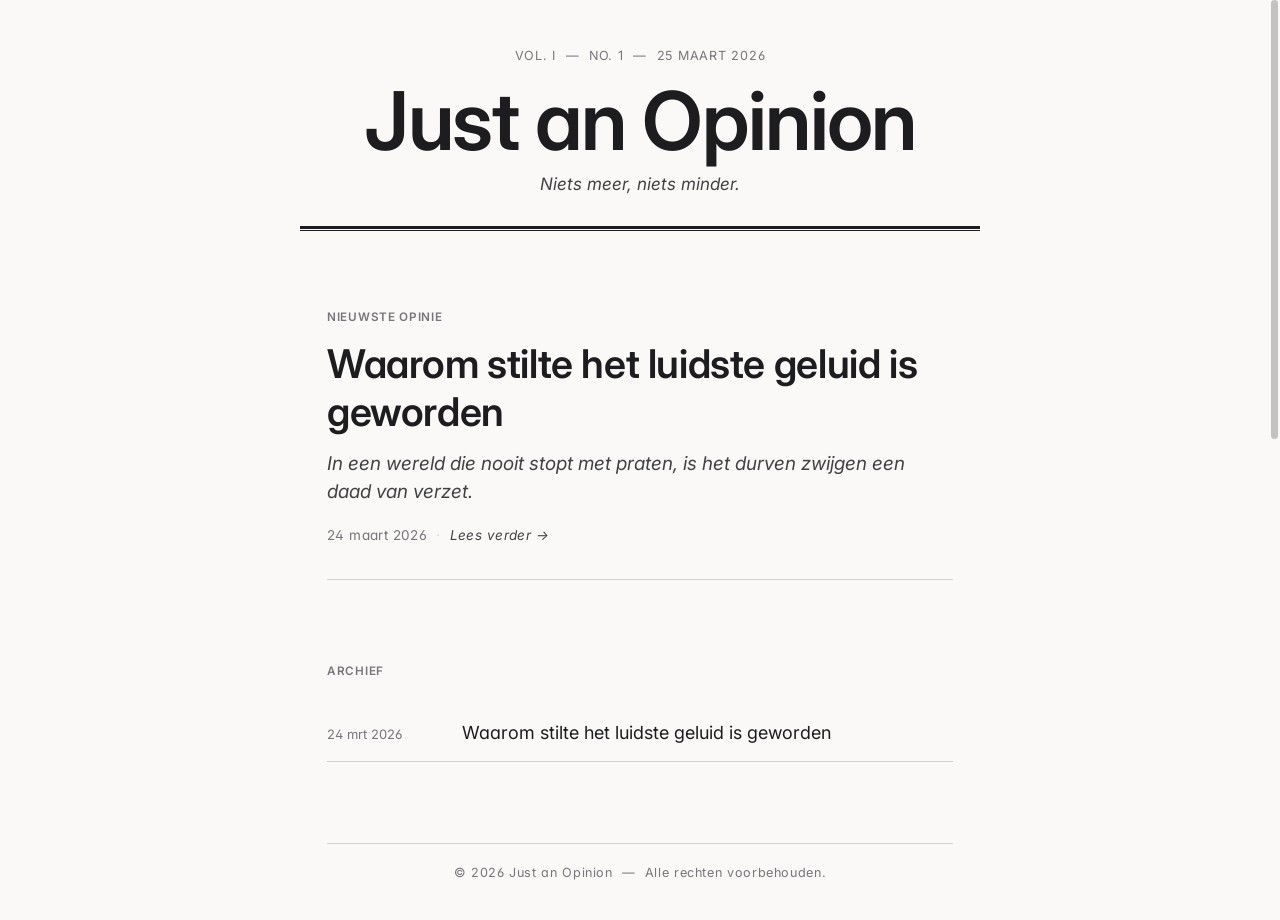
<file: index.html>
<!DOCTYPE html>
<html lang="nl">
<head>
  <meta charset="UTF-8" />
  <meta name="viewport" content="width=device-width, initial-scale=1.0" />
  <title>Just an Opinion</title>
  <link rel="stylesheet" href="style.css" />
  <script type="module" src="scrollThumbs.js"></script>
</head>
<body>

  <header class="masthead">
    <div class="masthead-inner">
      <p class="edition">Vol. I &nbsp;&mdash;&nbsp; No. 1 &nbsp;&mdash;&nbsp; 25 maart 2026</p>
      <h1 class="site-title">Just an Opinion</h1>
      <p class="tagline">Niets meer, niets minder.</p>
    </div>
    <div class="masthead-rule"></div>
  </header>

  <main class="container">

    <!-- Uitgelicht artikel (meest recent) -->
    <section class="featured">
      <a href="articles/stilte.html" class="featured-link">
        <p class="label">Nieuwste opinie</p>
        <h2 class="featured-title">Waarom stilte het luidste geluid is geworden</h2>
        <p class="featured-excerpt">
          In een wereld die nooit stopt met praten, is het durven zwijgen een daad van verzet.
        </p>
        <div class="article-meta">
          <span class="date">24 maart 2026</span>
          <span class="dot">&middot;</span>
          <span class="read-more">Lees verder &rarr;</span>
        </div>
      </a>
      <hr class="section-rule" />
    </section>

    <!-- Archief (voeg hier nieuwe artikelen toe) -->
    <section class="archive">
      <h3 class="archive-title">Archief</h3>
      <ul class="article-list">

        <li class="article-item">
          <a href="articles/stilte.html" class="article-item-link">
            <span class="item-date">24 mrt 2026</span>
            <span class="item-title">Waarom stilte het luidste geluid is geworden</span>
          </a>
        </li>

        <!-- Kopieer het blok hierboven om een nieuw artikel toe te voegen -->

      </ul>
    </section>

  </main>

  <footer class="site-footer">
    <div class="container">
      <hr />
      <p>&copy; 2026 Just an Opinion &nbsp;&mdash;&nbsp; Alle rechten voorbehouden.</p>
    </div>
  </footer>

</body>
</html>
</file>
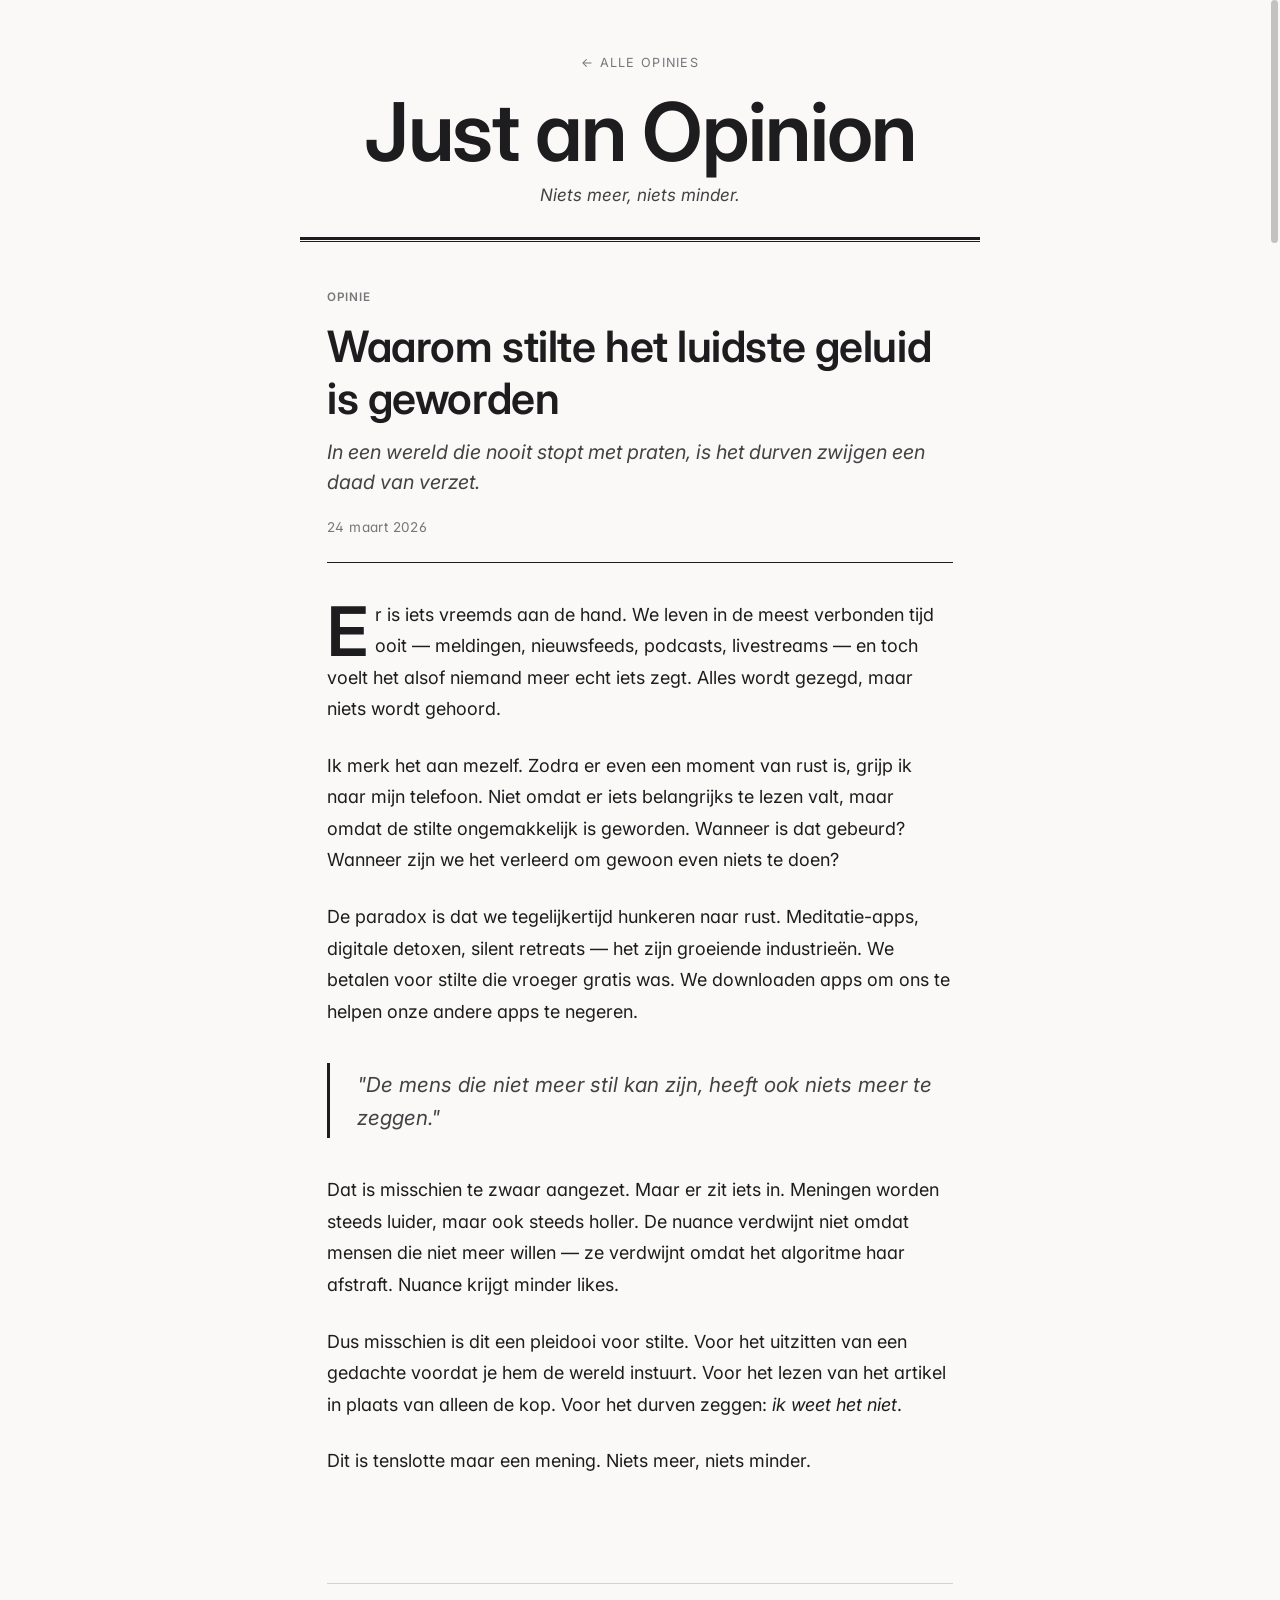
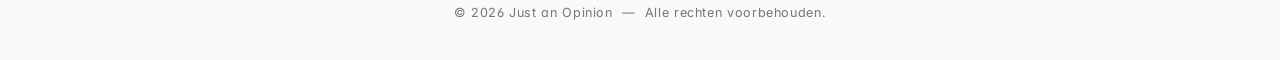
<file: articles/stilte.html>
<!DOCTYPE html>
<html lang="nl">
<head>
  <meta charset="UTF-8" />
  <meta name="viewport" content="width=device-width, initial-scale=1.0" />
  <title>Waarom stilte het luidste geluid is geworden — Just an Opinion</title>
  <link rel="stylesheet" href="../style.css" />
  <script type="module" src="../scrollThumbs.js"></script>
</head>
<body>

  <header class="masthead">
    <div class="masthead-inner">
      <a href="../index.html" class="back-link">&larr; Alle opinies</a>
      <h1 class="site-title"><a href="../index.html">Just an Opinion</a></h1>
      <p class="tagline">Niets meer, niets minder.</p>
    </div>
    <div class="masthead-rule"></div>
  </header>

  <main class="container">
    <article class="opinion">

      <header class="article-header">
        <p class="label">Opinie</p>
        <h2 class="article-title">Waarom stilte het luidste geluid is geworden</h2>
        <p class="article-subtitle">
          In een wereld die nooit stopt met praten, is het durven zwijgen een daad van verzet.
        </p>
        <div class="article-meta">
          <span class="date">24 maart 2026</span>
        </div>
        <hr class="article-divider" />
      </header>

      <div class="article-body">
        <p class="dropcap">
          Er is iets vreemds aan de hand. We leven in de meest verbonden tijd ooit — meldingen,
          nieuwsfeeds, podcasts, livestreams — en toch voelt het alsof niemand meer echt iets
          zegt. Alles wordt gezegd, maar niets wordt gehoord.
        </p>
        <p>
          Ik merk het aan mezelf. Zodra er even een moment van rust is, grijp ik naar mijn
          telefoon. Niet omdat er iets belangrijks te lezen valt, maar omdat de stilte ongemakkelijk
          is geworden. Wanneer is dat gebeurd? Wanneer zijn we het verleerd om gewoon even niets
          te doen?
        </p>
        <p>
          De paradox is dat we tegelijkertijd hunkeren naar rust. Meditatie-apps,
          digitale detoxen, silent retreats — het zijn groeiende industrieën. We betalen
          voor stilte die vroeger gratis was. We downloaden apps om ons te helpen onze
          andere apps te negeren.
        </p>
        <blockquote>
          "De mens die niet meer stil kan zijn, heeft ook niets meer te zeggen."
        </blockquote>
        <p>
          Dat is misschien te zwaar aangezet. Maar er zit iets in. Meningen worden steeds luider,
          maar ook steeds holler. De nuance verdwijnt niet omdat mensen die niet meer willen —
          ze verdwijnt omdat het algoritme haar afstraft. Nuance krijgt minder likes.
        </p>
        <p>
          Dus misschien is dit een pleidooi voor stilte. Voor het uitzitten van een gedachte
          voordat je hem de wereld instuurt. Voor het lezen van het artikel in plaats van
          alleen de kop. Voor het durven zeggen: <em>ik weet het niet</em>.
        </p>
        <p>
          Dit is tenslotte maar een mening. Niets meer, niets minder.
        </p>
      </div>

    </article>
  </main>

  <footer class="site-footer">
    <div class="container">
      <hr />
      <p>&copy; 2026 Just an Opinion &nbsp;&mdash;&nbsp; Alle rechten voorbehouden.</p>
    </div>
  </footer>

</body>
</html>
</file>
<file: style.css>
@import url("apple.css");

/* ─── Reset & Base ─────────────────────────────────────── */
*, *::before, *::after {
  box-sizing: border-box;
  margin: 0;
  padding: 0;
}

:root {
  --ink:      #1d1d1f;
  --soft:     #424245;
  --muted:    #76767b;
  --rule:     #d1d1d6;
  --bg:       #faf9f7;
  --serif:    var(--font-display);
  --sans:     var(--font-sans);
}

html {
  font-size: 18px;
  background: var(--bg);
  color: var(--ink);
}

body {
  font-family: var(--serif);
  line-height: 1.75;
  -webkit-font-smoothing: antialiased;
}

/* ─── Layout ────────────────────────────────────────────── */
.container {
  max-width: 680px;
  margin: 0 auto;
  padding: 0 1.5rem;
}

/* ─── Masthead ──────────────────────────────────────────── */
.masthead {
  text-align: center;
  padding: 2.5rem 1.5rem 0;
}

.masthead-inner {
  max-width: 680px;
  margin: 0 auto;
}

.edition {
  font-family: var(--sans);
  font-size: 0.7rem;
  letter-spacing: .06em;
  text-transform: uppercase;
  color: var(--muted);
  margin-bottom: 0.75rem;
}

.site-title {
  font-family: var(--serif);
  font-size: clamp(2.4rem, 8vw, 4.5rem);
  font-weight: 600;
  letter-spacing: -0.02em;
  line-height: 1;
  color: var(--ink);
  margin-bottom: 0.4rem;
}

.tagline {
  font-family: var(--serif);
  font-style: italic;
  font-size: 0.95rem;
  color: var(--soft);
  margin-bottom: 1.5rem;
}

.masthead-rule {
  border-top: 3px solid var(--ink);
  border-bottom: 1px solid var(--ink);
  height: 5px;
  max-width: 680px;
  margin: 0 auto 2.5rem;
}

/* ─── Article Header ────────────────────────────────────── */
.opinion {
  padding-bottom: 3rem;
}

.article-header {
  margin-bottom: 2rem;
}

.label {
  font-family: var(--sans);
  font-size: 0.65rem;
  font-weight: 600;
  letter-spacing: .06em;
  text-transform: uppercase;
  color: var(--muted);
  margin-bottom: 0.75rem;
}

.article-title {
  font-family: var(--serif);
  font-size: clamp(1.6rem, 5vw, 2.4rem);
  font-weight: 600;
  line-height: 1.2;
  letter-spacing: -0.01em;
  color: var(--ink);
  margin-bottom: 0.75rem;
}

.article-subtitle {
  font-family: var(--serif);
  font-style: italic;
  font-size: 1.1rem;
  color: var(--soft);
  line-height: 1.5;
  margin-bottom: 1rem;
}

.article-meta {
  font-family: var(--sans);
  font-size: 0.75rem;
  color: var(--muted);
  letter-spacing: 0.03em;
  display: flex;
  align-items: center;
  gap: 0.5rem;
}

.article-meta .author strong {
  color: var(--soft);
}

.dot {
  color: var(--rule);
}

.article-divider {
  border: none;
  border-top: 1px solid var(--ink);
  margin-top: 1.25rem;
}

/* ─── Article Body ──────────────────────────────────────── */
.article-body p {
  margin-bottom: 1.4rem;
  color: var(--ink);
  font-size: 1rem;
}

.article-body p.dropcap::first-letter {
  font-size: 3.8rem;
  font-weight: 600;
  line-height: 0.8;
  float: left;
  margin-right: 0.1em;
  margin-top: 0.08em;
  font-family: var(--serif);
  color: var(--ink);
}

.article-body blockquote {
  border-left: 3px solid var(--ink);
  margin: 2rem 0;
  padding: 0.25rem 0 0.25rem 1.5rem;
  font-style: italic;
  font-size: 1.15rem;
  color: var(--soft);
  line-height: 1.6;
}

.article-body em {
  font-style: italic;
}

/* ─── Footer ────────────────────────────────────────────── */
.site-footer {
  padding: 1.5rem 0 2rem;
  font-family: var(--sans);
  font-size: 0.7rem;
  color: var(--muted);
  text-align: center;
  letter-spacing: 0.05em;
}

.site-footer hr {
  border: none;
  border-top: 1px solid var(--rule);
  margin-bottom: 1rem;
  max-width: 680px;
  margin-left: auto;
  margin-right: auto;
}

/* ─── Navigation ────────────────────────────────────────── */
.back-link {
  display: inline-block;
  font-family: var(--sans);
  font-size: 0.7rem;
  letter-spacing: 0.1em;
  text-transform: uppercase;
  color: var(--muted);
  text-decoration: none;
  margin-bottom: 1rem;
}

.back-link:hover {
  color: var(--ink);
}

.site-title a {
  color: inherit;
  text-decoration: none;
}

/* ─── Featured Article ──────────────────────────────────── */
.featured {
  margin-bottom: 2.5rem;
}

.featured-link {
  display: block;
  text-decoration: none;
  color: inherit;
  padding: 1.75rem 0;
}

.featured-link:hover .featured-title {
  text-decoration: underline;
  text-underline-offset: 4px;
}

.featured-title {
  font-family: var(--serif);
  font-size: clamp(1.6rem, 5vw, 2.2rem);
  font-weight: 600;
  line-height: 1.2;
  letter-spacing: -0.01em;
  color: var(--ink);
  margin: 0.5rem 0 0.75rem;
}

.featured-excerpt {
  font-family: var(--serif);
  font-style: italic;
  font-size: 1.05rem;
  color: var(--soft);
  line-height: 1.5;
  margin-bottom: 1rem;
}

.read-more {
  color: var(--soft);
  font-style: italic;
}

.section-rule {
  border: none;
  border-top: 1px solid var(--rule);
}

/* ─── Archive ────────────────────────────────────────────── */
.archive {
  padding: 2rem 0 3rem;
}

.archive-title {
  font-family: var(--sans);
  font-size: 0.65rem;
  font-weight: 600;
  letter-spacing: .06em;
  text-transform: uppercase;
  color: var(--muted);
  margin-bottom: 1.25rem;
}

.article-list {
  list-style: none;
}

.article-item {
  border-bottom: 1px solid var(--rule);
}

.article-item-link {
  display: flex;
  gap: 1.5rem;
  align-items: baseline;
  padding: 0.85rem 0;
  text-decoration: none;
  color: inherit;
}

.article-item-link:hover .item-title {
  text-decoration: underline;
  text-underline-offset: 3px;
}

.item-date {
  font-family: var(--sans);
  font-size: 0.72rem;
  color: var(--muted);
  white-space: nowrap;
  min-width: 6rem;
}

.item-title {
  font-family: var(--serif);
  font-size: 1rem;
  color: var(--ink);
  line-height: 1.4;
}

/* ─── Responsive ────────────────────────────────────────── */
@media (max-width: 480px) {
  html { font-size: 16px; }
  .masthead { padding-top: 1.75rem; }
  .article-item-link { flex-direction: column; gap: 0.2rem; }
  .item-date { min-width: unset; }
}
</file>
